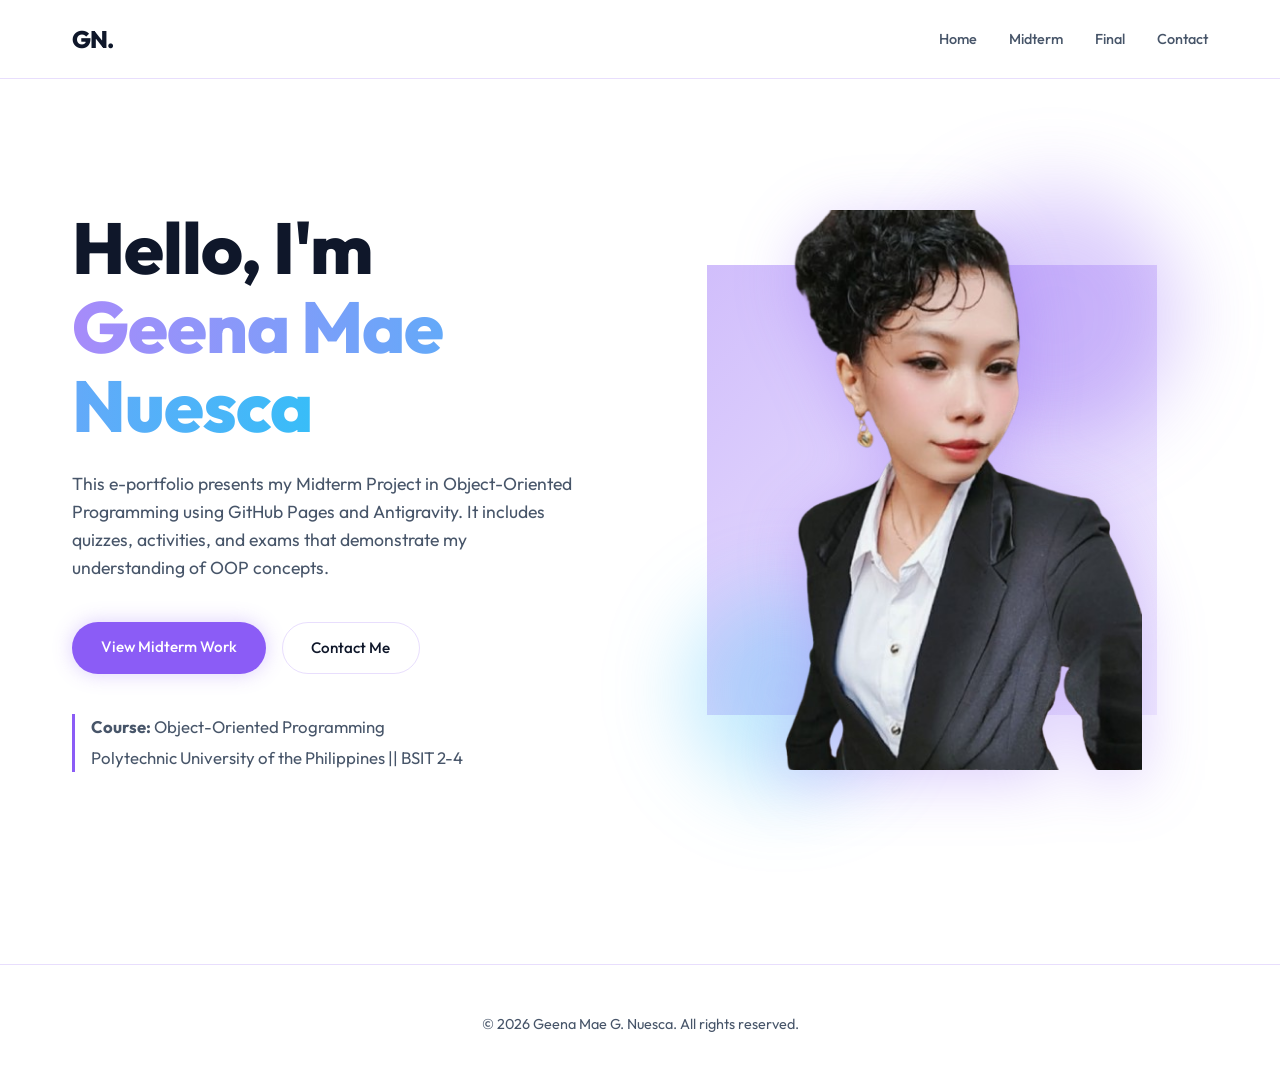
<file: index.html>
<!DOCTYPE html>
<html lang="en">

<head>
    <meta charset="UTF-8">
    <meta name="viewport" content="width=device-width, initial-scale=1.0">
    <title>Geena Mae Nuesca - E-Portfolio</title>
    <meta name="description" content="Personal E-Portfolio of Geena Mae G. Nuesca">
    <link
        href="https://fonts.googleapis.com/css2?family=Outfit:wght@300;400;600;800&family=Inter:wght@400;500&display=swap"
        rel="stylesheet">
    <link rel="stylesheet" href="styles.css">
</head>

<body>


    <nav>
        <div class="nav-container">
            <div class="logo">GN.</div>
            <ul class="nav-links">
                <li><a href="index.html">Home</a></li>
                <li><a href="midterm.html">Midterm</a></li>
                <li><a href="final.html">Final</a></li>
                <li><a href="contact.html">Contact</a></li>
            </ul>
        </div>
    </nav>

    <main>
        <section id="home" class="hero">
            <div class="hero-content">
                <h1 class="main-title">Hello, I'm <br><span class="gradient-text">Geena Mae Nuesca</span></h1>
                <p class="subtitle">This e-portfolio presents my Midterm Project in Object-Oriented Programming using
                    GitHub Pages and Antigravity. It includes quizzes, activities, and exams that demonstrate my
                    understanding of OOP
                    concepts.</p>
                <div class="cta-buttons">
                    <a href="midterm.html" class="btn primary">View Midterm Work</a>
                    <a href="contact.html" class="btn secondary">Contact Me</a>
                </div>
                <div
                    style="margin-top: 2.5rem; color: var(--text-secondary); font-size: 1.05rem; border-left: 3px solid var(--accent-color); padding-left: 1rem; text-align: left;">
                    <p style="margin: 0;"><strong>Course:</strong> Object-Oriented Programming</p>
                    <p style="margin: 0; margin-top: 0.25rem;">Polytechnic University of the Philippines || BSIT 2-4</p>
                </div>
            </div>
            <div class="hero-graphic" id="parallax-container">
                <div class="blob-shape"></div>
                <img src="images/me.png" alt="Geena Mae G. Nuesca" class="hero-image">
                <div class="floating-element el-1"></div>
                <div class="floating-element el-2"></div>
            </div>
        </section>
    </main>

    <footer>
        <p>&copy; 2026 Geena Mae G. Nuesca. All rights reserved.</p>
    </footer>

    <script src="script.js"></script>
</body>

</html>
</file>
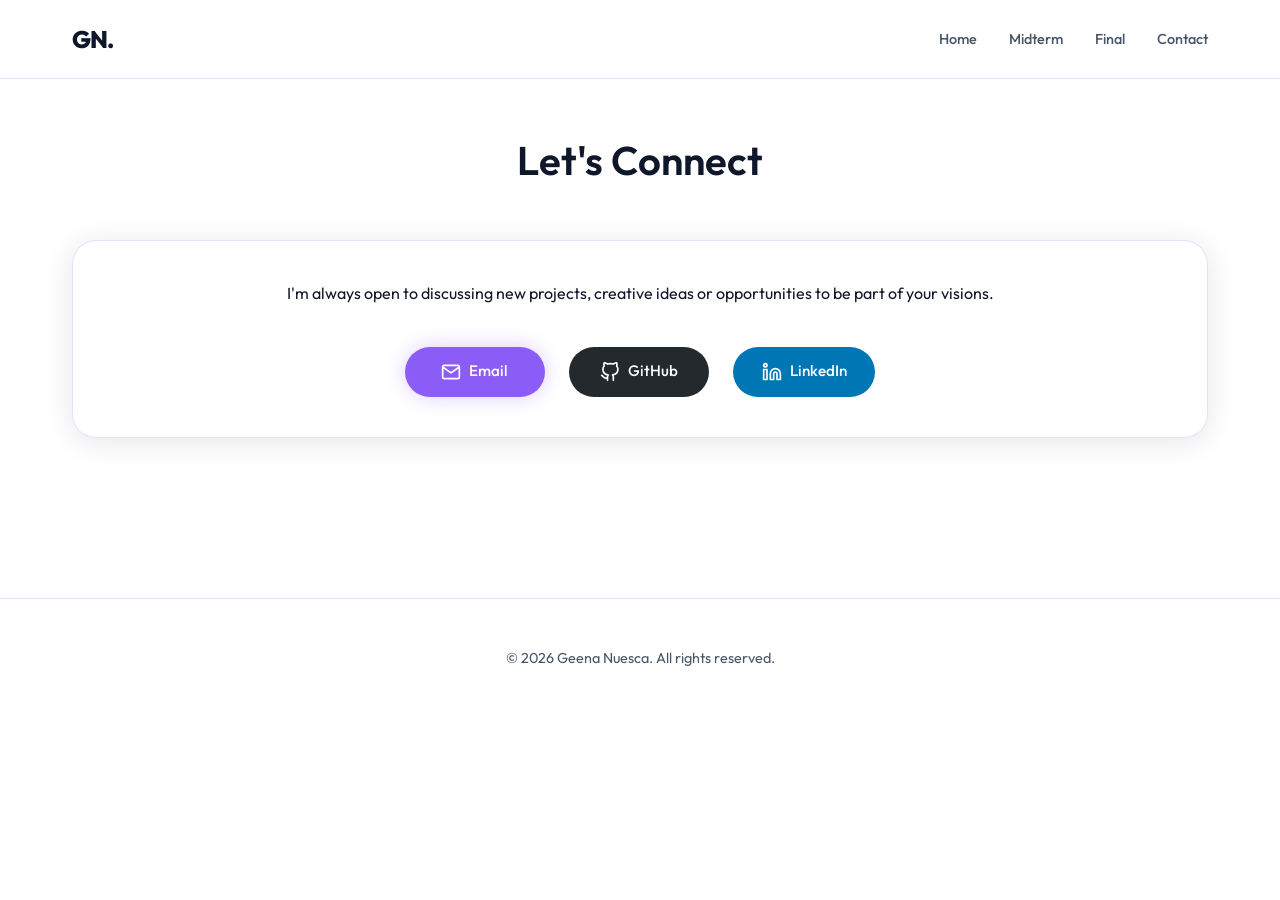
<file: contact.html>
<!DOCTYPE html>
<html lang="en">

<head>
    <meta charset="UTF-8">
    <meta name="viewport" content="width=device-width, initial-scale=1.0">
    <title>Contact - Geena Nuesca E-Portfolio</title>
    <meta name="description" content="Contact Geena Nuesca">
    <link
        href="https://fonts.googleapis.com/css2?family=Outfit:wght@300;400;600;800&family=Inter:wght@400;500&display=swap"
        rel="stylesheet">
    <link rel="stylesheet" href="styles.css">
    <style>
        .section {
            padding-top: 8rem;
        }
        .btn-github {
            background: #24292e !important;
            color: white !important;
        }
        .btn-github:hover {
            background: #000000 !important;
        }
        .btn-linkedin {
            background: #0077b5 !important;
            color: white !important;
        }
        .btn-linkedin:hover {
            background: #005582 !important;
        }
        .contact-btn {
            display: flex;
            align-items: center;
            justify-content: center;
            gap: 0.5rem;
            min-width: 140px;
        }
    </style>
</head>

<body>


    <nav>
        <div class="nav-container">
            <div class="logo">GN.</div>
            <ul class="nav-links">
                <li><a href="index.html">Home</a></li>
                <li><a href="midterm.html">Midterm</a></li>
                <li><a href="final.html">Final</a></li>
                <li><a href="contact.html">Contact</a></li>
            </ul>
        </div>
    </nav>

    <main>
        <section id="contact" class="section">
            <h2 class="section-title">Let's Connect</h2>
            <div class="glass-panel text-center">
                <p>I'm always open to discussing new projects, creative ideas or opportunities to be part of your
                    visions.</p>
                
                <div style="display: flex; gap: 1.5rem; justify-content: center; flex-wrap: wrap; margin-top: 2.5rem;">
                    <a href="mailto:geenanuesca@gmail.com" class="btn primary contact-btn">
                        <svg xmlns="http://www.w3.org/2000/svg" width="20" height="20" viewBox="0 0 24 24" fill="none" stroke="currentColor" stroke-width="2" stroke-linecap="round" stroke-linejoin="round"><path d="M4 4h16c1.1 0 2 .9 2 2v12c0 1.1-.9 2-2 2H4c-1.1 0-2-.9-2-2V6c0-1.1.9-2 2-2z"></path><polyline points="22,6 12,13 2,6"></polyline></svg>
                        Email
                    </a>
                    
                    <a href="https://github.com/eenami" target="_blank" rel="noopener noreferrer" class="btn contact-btn btn-github">
                        <svg xmlns="http://www.w3.org/2000/svg" width="20" height="20" viewBox="0 0 24 24" fill="none" stroke="currentColor" stroke-width="2" stroke-linecap="round" stroke-linejoin="round"><path d="M9 19c-5 1.5-5-2.5-7-3m14 6v-3.87a3.37 3.37 0 0 0-.94-2.61c3.14-.35 6.44-1.54 6.44-7A5.44 5.44 0 0 0 20 4.77 5.07 5.07 0 0 0 19.91 1S18.73.65 16 2.48a13.38 13.38 0 0 0-7 0C6.27.65 5.09 1 5.09 1A5.07 5.07 0 0 0 5 4.77a5.44 5.44 0 0 0-1.5 3.78c0 5.42 3.3 6.61 6.44 7A3.37 3.37 0 0 0 9 18.13V22"></path></svg>
                        GitHub
                    </a>
                    
                    <a href="https://www.linkedin.com/in/geena-nuesca-7820573a8" target="_blank" rel="noopener noreferrer" class="btn contact-btn btn-linkedin">
                        <svg xmlns="http://www.w3.org/2000/svg" width="20" height="20" viewBox="0 0 24 24" fill="none" stroke="currentColor" stroke-width="2" stroke-linecap="round" stroke-linejoin="round"><path d="M16 8a6 6 0 0 1 6 6v7h-4v-7a2 2 0 0 0-2-2 2 2 0 0 0-2 2v7h-4v-7a6 6 0 0 1 6-6z"></path><rect x="2" y="9" width="4" height="12"></rect><circle cx="4" cy="4" r="2"></circle></svg>
                        LinkedIn
                    </a>
                </div>
            </div>
        </section>
    </main>

    <footer>
        <p>&copy; 2026 Geena Nuesca. All rights reserved.</p>
    </footer>

    <script src="script.js"></script>
</body>

</html>
</file>
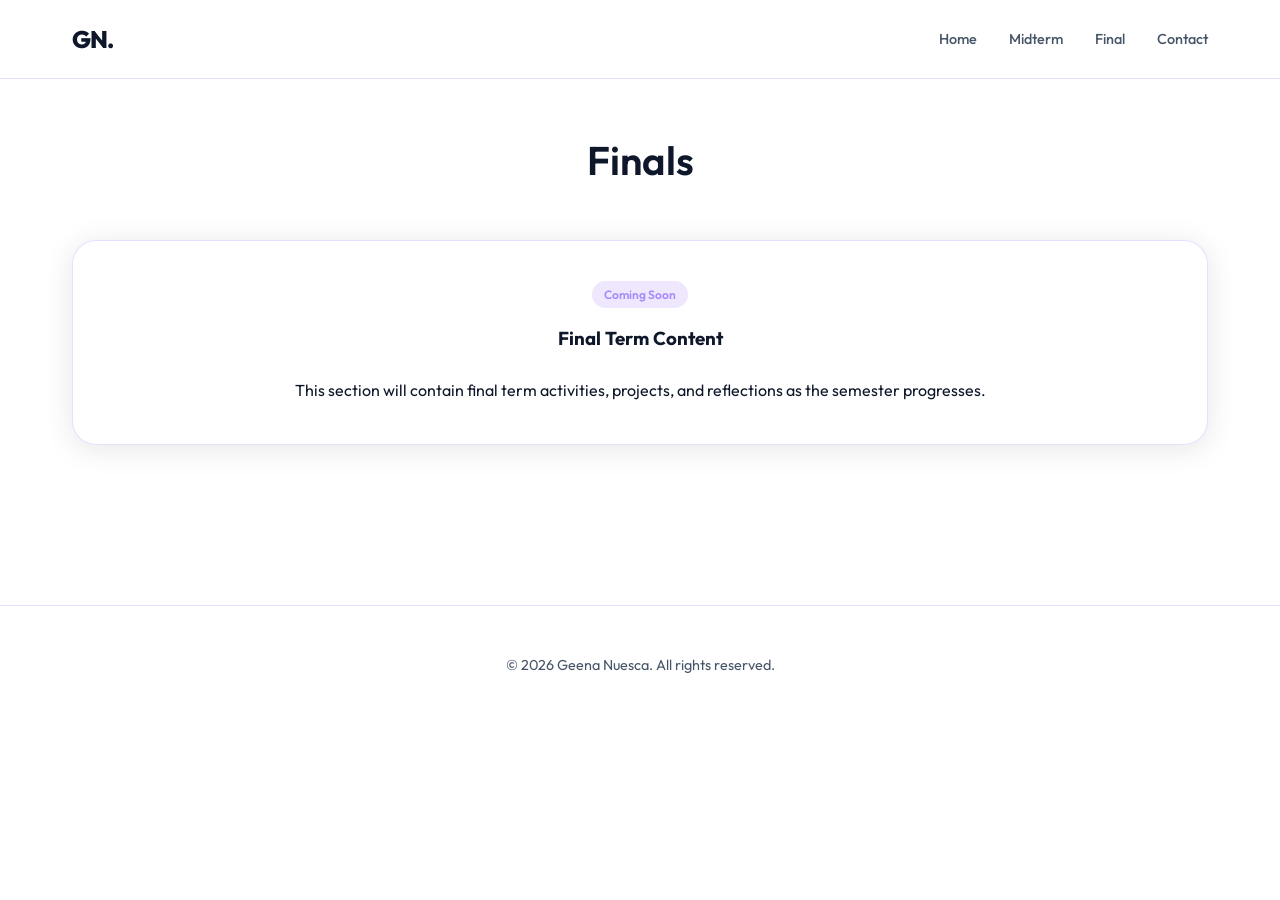
<file: final.html>
<!DOCTYPE html>
<html lang="en">

<head>
    <meta charset="UTF-8">
    <meta name="viewport" content="width=device-width, initial-scale=1.0">
    <title>Final - Geena Nuesca E-Portfolio</title>
    <meta name="description" content="Final Projects of Geena Nuesca">
    <link
        href="https://fonts.googleapis.com/css2?family=Outfit:wght@300;400;600;800&family=Inter:wght@400;500&display=swap"
        rel="stylesheet">
    <link rel="stylesheet" href="styles.css">
    <style>
        .section {
            padding-top: 8rem;
        }
    </style>
</head>

<body>


    <nav>
        <div class="nav-container">
            <div class="logo">GN.</div>
            <ul class="nav-links">
                <li><a href="index.html">Home</a></li>
                <li><a href="midterm.html">Midterm</a></li>
                <li><a href="final.html">Final</a></li>
                <li><a href="contact.html">Contact</a></li>
            </ul>
        </div>
    </nav>

    <main>
        <section id="final" class="section">
            <h2 class="section-title">Finals</h2>
            <div class="glass-panel text-center">
                <div class="project-tag">Coming Soon</div>
                <h3>Final Term Content</h3>
                <p class="mt-4">This section will contain final term activities, projects, and reflections as the
                    semester progresses.</p>
            </div>
        </section>
    </main>

    <footer>
        <p>&copy; 2026 Geena Nuesca. All rights reserved.</p>
    </footer>

    <script src="script.js"></script>
</body>

</html>
</file>
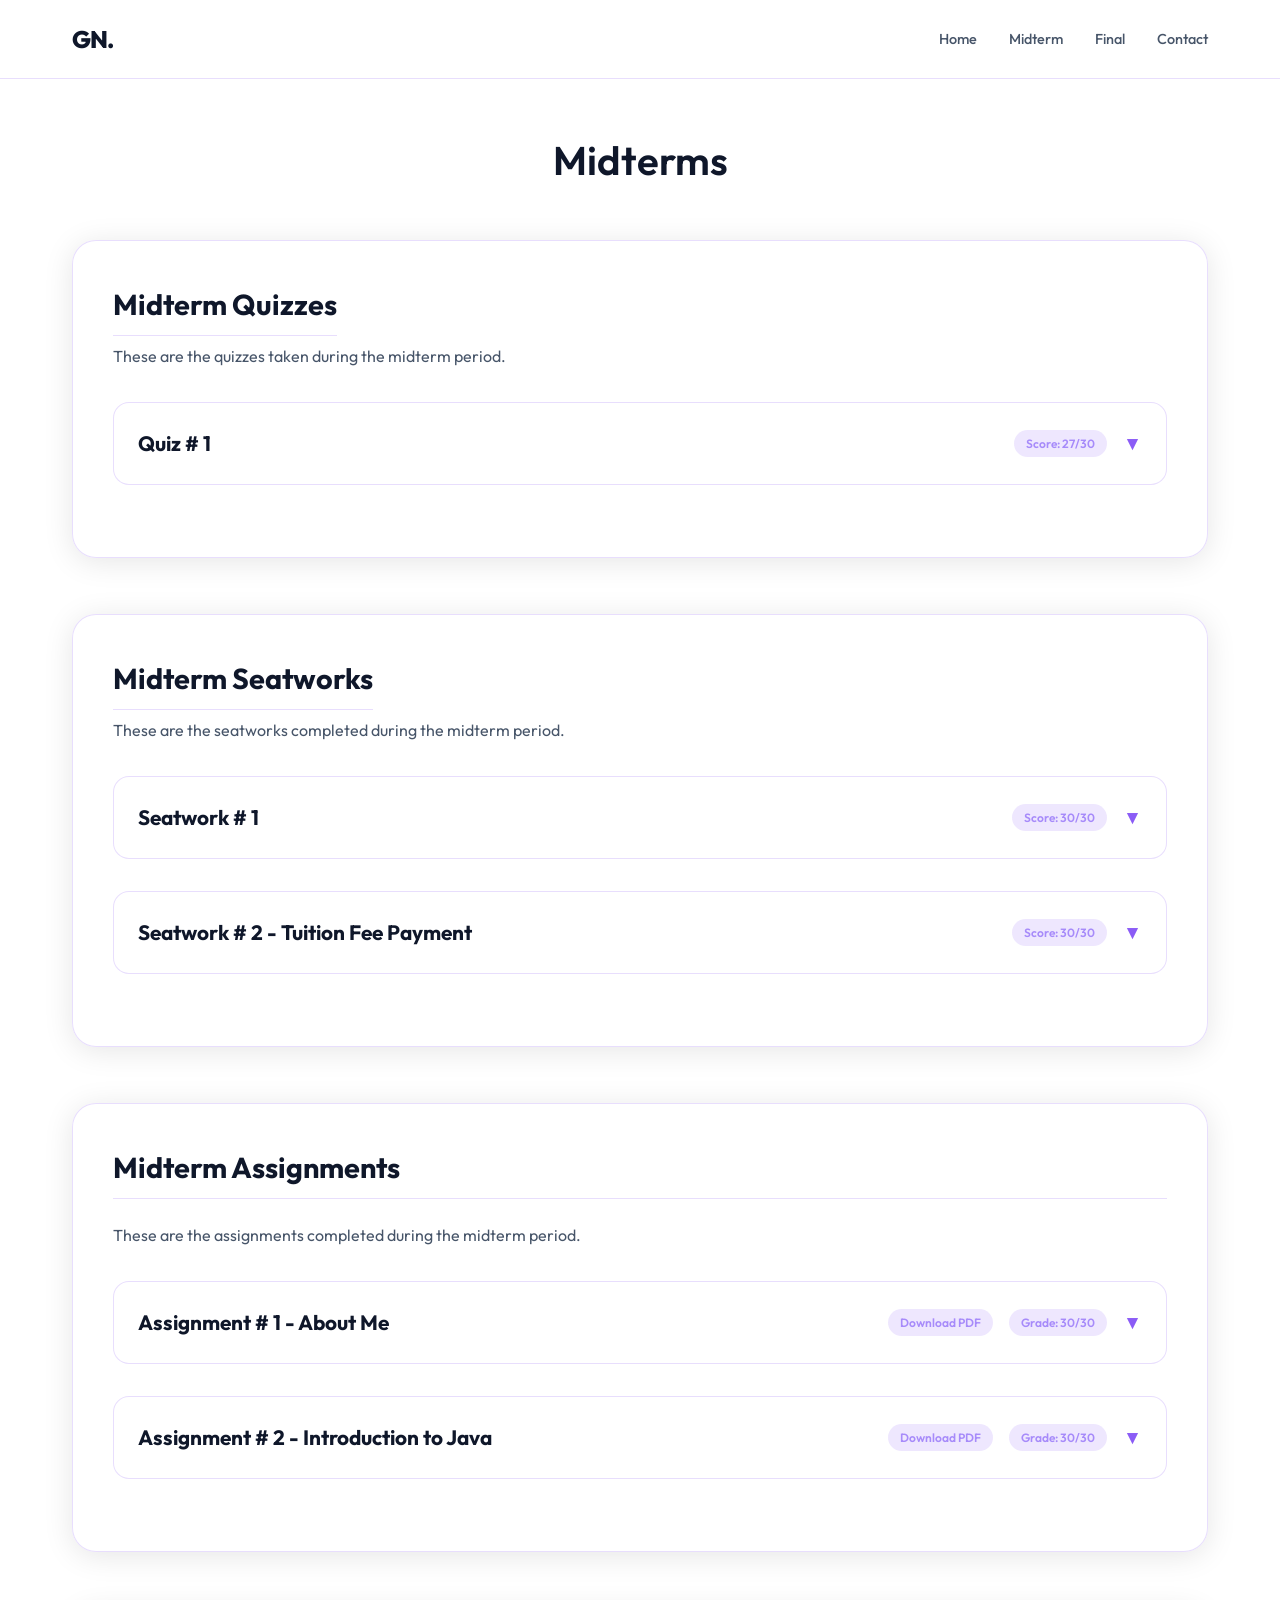
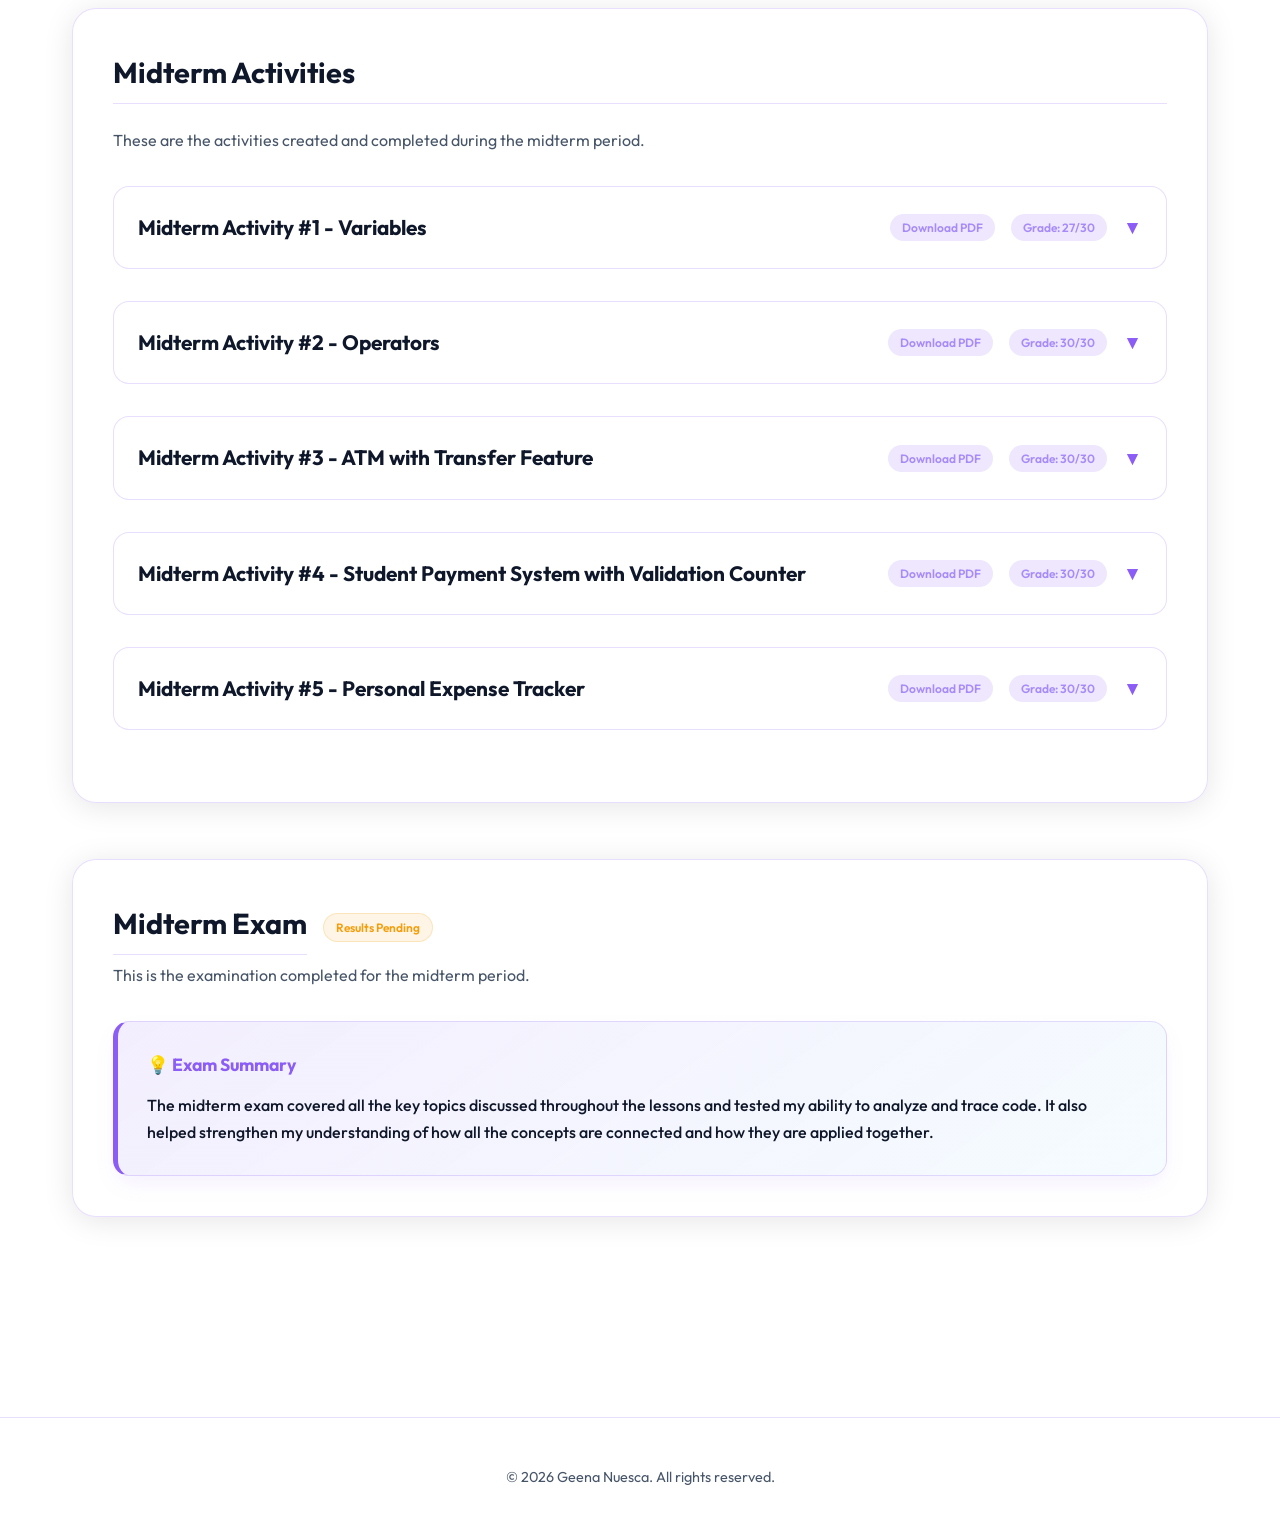
<file: midterm.html>
<!DOCTYPE html>
<html lang="en">

<head>
    <meta charset="UTF-8">
    <meta name="viewport" content="width=device-width, initial-scale=1.0">
    <title>Midterm - Geena Nuesca E-Portfolio</title>
    <meta name="description" content="Midterm Projects of Geena Nuesca">
    <link
        href="https://fonts.googleapis.com/css2?family=Outfit:wght@300;400;600;800&family=Inter:wght@400;500&display=swap"
        rel="stylesheet">
    <link rel="stylesheet" href="styles.css">
    <style>
        .section {
            padding-top: 8rem;
        }
    </style>
</head>

<body>


    <nav>
        <div class="nav-container">
            <div class="logo">GN.</div>
            <ul class="nav-links">
                <li><a href="index.html">Home</a></li>
                <li><a href="midterm.html">Midterm</a></li>
                <li><a href="final.html">Final</a></li>
                <li><a href="contact.html">Contact</a></li>
            </ul>
        </div>
    </nav>

    <main>
        <section id="midterm" class="section">
            <h2 class="section-title">Midterms</h2>

            <div class="midterm-container">
                <div class="glass-panel mb-6">
                    <div style="display: flex; align-items: center; gap: 1rem; margin-bottom: 0.5rem;">
                        <h3 class="subsection-title" style="margin-bottom: 0;">Midterm Quizzes</h3>
                    </div>
                    <p class="intro-text">These are the quizzes taken during the midterm period.</p>

                    <details class="activity-card">
                        <summary>
                            <div class="summary-content">
                                <h4>Quiz # 1</h4>
                                <div style="display: flex; align-items: center; gap: 1rem;">
                                    <div class="project-tag" style="margin-bottom: 0; white-space: nowrap;">Score: 27/30
                                    </div>
                                    <span class="dropdown-icon">▼</span>
                                </div>
                            </div>
                        </summary>
                        <div class="activity-details">
                            <div class="key-insight">
                                <h5>💡 Quiz Summary</h5>
                                <p>The quiz covers the important concepts in Java, starting from its history and
                                    introduction to how a Java program is structured. It helps reinforce understanding
                                    of variables, methods, and how different parts of a program work together. It also
                                    reviews operators, which are used for calculations and decision-making in code, and
                                    control structures that manage the flow of a program through conditions and loops.
                                    It connects these topics in a way that helps deepen understanding of how Java is
                                    actually used in programming.</p>
                            </div>
                        </div>
                    </details>


                </div>



                <div class="glass-panel mb-6">
                    <div style="display: flex; align-items: center; gap: 1rem; margin-bottom: 0.5rem;">
                        <h3 class="subsection-title" style="margin-bottom: 0;">Midterm Seatworks</h3>
                    </div>
                    <p class="intro-text">These are the seatworks completed during the midterm period.</p>

                    <details class="activity-card">
                        <summary>
                            <div class="summary-content">
                                <h4>Seatwork # 1</h4>
                                <div style="display: flex; align-items: center; gap: 1rem;">
                                    <div class="project-tag" style="margin-bottom: 0; white-space: nowrap;">Score: 30/30
                                    </div>
                                    <span class="dropdown-icon">▼</span>
                                </div>
                            </div>
                        </summary>
                        <div class="activity-details">
                            <div class="key-insight">
                                <h5>💡 Seatwork Summary</h5>
                                <p>This seatwork focused on unary operators in Java and how they affect the value of
                                    variables in a program. The task was to analyze a program step by step and
                                    determining the correct output for each line. This helped in understanding how
                                    increment and decrement operators work, especially when they are used in different
                                    forms like pre-increment and post-increment. This improved the ability of logically
                                    tracing and carefully following how values change throughout program execution.</p>
                            </div>
                        </div>
                    </details>

                    <details class="activity-card">
                        <summary>
                            <div class="summary-content">
                                <h4>Seatwork # 2 - Tuition Fee Payment</h4>
                                <div style="display: flex; align-items: center; gap: 1rem;">
                                    <div class="project-tag" style="margin-bottom: 0; white-space: nowrap;">Score: 30/30
                                    </div>
                                    <span class="dropdown-icon">▼</span>
                                </div>
                            </div>
                        </summary>
                        <div class="activity-details">
                            <div class="key-insight">
                                <h5>💡 Seatwork Summary</h5>
                                <p>The hands-on paper seatwork focused on analyzing a tuition fee payment problem using
                                    a switch statement. It required carefully understanding the given scenario and
                                    determining how different cases should be handled in the program.</p>
                            </div>
                        </div>
                    </details>
                </div>

                <div class="glass-panel mb-6">
                    <h3 class="subsection-title">Midterm Assignments</h3>
                    <p class="intro-text">These are the assignments completed during the midterm period.</p>

                    <details class="activity-card">
                        <summary>
                            <div class="summary-content">
                                <h4>Assignment # 1 - About Me</h4>
                                <div style="display: flex; align-items: center; gap: 1rem;">
                                    <a href="documents/NUESCA,%20GEENA%20MAE%20G.%20-%20ABOUT%20ME.pdf" download
                                        class="project-tag"
                                        style="margin-bottom: 0; white-space: nowrap; text-decoration: none; cursor: pointer;"
                                        onclick="event.stopPropagation()">Download PDF</a>
                                    <div class="project-tag" style="margin-bottom: 0; white-space: nowrap;">Grade: 30/30
                                    </div>
                                    <span class="dropdown-icon">▼</span>
                                </div>
                            </div>
                        </summary>
                        <div class="activity-details">
                            <div class="media-container"
                                style="max-width: 600px; margin-left: auto; margin-right: auto;">
                                <img src="images/NUESCA,%20GEENA%20MAE%20G.%20-%20ABOUT%20ME.png"
                                    alt="About Me Assignment" class="content-img">
                            </div>
                            <div class="key-insight">
                                <h5>💡 Assignment Summary</h5>
                                <p>This assignment serves as a creative introduction, showcasing personal background,
                                    aspirations, and the journey toward learning Java programming.</p>
                            </div>
                        </div>
                    </details>

                    <details class="activity-card">
                        <summary>
                            <div class="summary-content">
                                <h4>Assignment # 2 - Introduction to Java</h4>
                                <div style="display: flex; align-items: center; gap: 1rem;">
                                    <a href="documents/NUESCA,%20GEENA%20MAE%20G.%20-%20ASSIGNMENT%231.pdf" download
                                        class="project-tag"
                                        style="margin-bottom: 0; white-space: nowrap; text-decoration: none; cursor: pointer;"
                                        onclick="event.stopPropagation()">Download PDF</a>
                                    <div class="project-tag" style="margin-bottom: 0; white-space: nowrap;">Grade: 30/30
                                    </div>
                                    <span class="dropdown-icon">▼</span>
                                </div>
                            </div>
                        </summary>
                        <div class="activity-details">
                            <div class="qa-item">
                                <div class="question" style="margin-bottom: 0.5rem;"><strong>Q1. What is the Java
                                        Programming Language? Discuss its key features and advantages.</strong></div>
                                <p style="color: var(--text-secondary); line-height: 1.6;">Java is a high-level, general
                                    purpose, memory-safe, object-oriented programming language. It allows developers to
                                    write code that can run on any device with a JVM, which makes it highly portable. It
                                    is widely used for building applications, such as mobile apps, web applications, and
                                    software applications.</p>
                            </div>

                            <div class="qa-item">
                                <div class="question" style="margin-bottom: 0.5rem;"><strong>Q2. Explain the concept of
                                        platform independence in Java. How does Java achieve platform
                                        independence?</strong></div>
                                <p style="color: var(--text-secondary); line-height: 1.6;">The concept of "Write Once,
                                    Run Anywhere" (WORA), which is made possible by the JVM that interprets compiled
                                    code (bytecode) into machine-specific instructions, regardless of the computer's
                                    operating system and hardware.</p>
                            </div>

                            <div class="qa-item">
                                <div class="question" style="margin-bottom: 0.5rem;"><strong>Q3. Discuss the main
                                        components of a Java program and their roles.</strong></div>
                                <ul style="margin-left: 1.5rem; color: var(--text-secondary); line-height: 1.6;">
                                    <li><strong>Package</strong> - group of classes and interfaces that organizes the
                                        code</li>
                                    <li><strong>Class</strong> - defines variables and methods</li>
                                    <li><strong>Method</strong> - a block of code that performs a specific task</li>
                                    <li><strong>Variable</strong> - a name memory location used to store and manipulate
                                        data</li>
                                    <li><strong>Statement</strong> - an instruction that performs an action</li>
                                </ul>
                            </div>

                            <div class="qa-item">
                                <div class="question" style="margin-bottom: 0.5rem;"><strong>Q4. What are the
                                        differences between JDK, JRE, and JVM in Java?</strong></div>
                                <ul style="margin-left: 1.5rem; color: var(--text-secondary); line-height: 1.6;">
                                    <li><strong>Java Development Kit (JDK)</strong> - it contains all the tools that are
                                        required to compile, debug, and run a program, using the Java platform. It is
                                        the foundational component that enables Java application and Java applet
                                        development.</li>
                                    <li><strong>Java Runtime Environment (JRE)</strong> - a set of software tools
                                        responsible for execution of the Java program or application</li>
                                    <li><strong>Java Virtual Machine (JVM)</strong> - it loads, verifies, and runs Java
                                        bytecode and is necessary in both JDK and JRE. It can also run programs that are
                                        written in other programming languages that have been converted to Java
                                        bytecode.</li>
                                </ul>
                            </div>

                            <div class="qa-item">
                                <div class="question" style="margin-bottom: 0.5rem;"><strong>Q5. Explain the difference
                                        between interpreted and compiled languages. Is Java an interpreted or compiled
                                        language?</strong></div>
                                <p style="color: var(--text-secondary); line-height: 1.6;">Interpreted languages execute
                                    code first without compiling while compiled languages require the code to be
                                    translated into machine code before executing. Java is considered a hybrid language
                                    because it is both compiled and interpreted. The source code is compiled into
                                    bytecode and then interpreted by the JVM.</p>
                            </div>

                            <div
                                style="margin-top: 1.5rem; padding: 1.25rem 1.5rem; background: var(--glass-bg); border: 1px solid var(--glass-border); border-radius: 0.8rem; box-shadow: 0 4px 6px rgba(0,0,0,0.02);">
                                <h5 style="color: var(--accent-color); font-size: 1.1rem; margin-bottom: 0.75rem;">
                                    References</h5>
                                <ul
                                    style="margin-left: 1.5rem; color: var(--text-secondary); margin-bottom: 0; line-height: 1.6;">
                                    <li>Wikipedia</li>
                                    <li>Geeks for Geeks</li>
                                    <li>IBM</li>
                                </ul>
                            </div>
                        </div>
                    </details>
                </div>

                <div class="glass-panel mb-6">
                    <h3 class="subsection-title">Midterm Activities</h3>
                    <p class="intro-text">These are the activities created and completed during the midterm period.</p>

                    <details class="activity-card">
                        <summary>
                            <div class="summary-content">
                                <h4>Midterm Activity #1 - Variables</h4>
                                <div style="display: flex; align-items: center; gap: 1rem;">
                                    <a href="documents/BSIT2-4_Nuesca_GeenaMae_CodeAnalysisActivity1.pdf" download
                                        class="project-tag"
                                        style="margin-bottom: 0; white-space: nowrap; text-decoration: none; cursor: pointer;"
                                        onclick="event.stopPropagation()">Download PDF</a>
                                    <div class="project-tag" style="margin-bottom: 0; white-space: nowrap;">Grade: 27/30
                                    </div>
                                    <span class="dropdown-icon">▼</span>
                                </div>
                            </div>
                        </summary>
                        <div class="activity-details">
                            <div class="instructions-block mb-4">
                                <strong>Instructions:</strong>
                                <ul style="margin-left: 1.5rem; margin-top: 0.5rem; color: var(--text-secondary);">
                                    <li>Carefully analyze the given Java program.</li>
                                    <li>Trace the references and memory changes step-by-step.</li>
                                    <li>Complete all required tables and questions.</li>
                                    <li>Show your logical reasoning where necessary.</li>
                                </ul>
                            </div>

                            <div class="code-block mb-4">
                                <pre><code>
class Student {
      String name;
      int grade;
       
      Student(String n, int g) {
            name = n;
            grade = g;
       }
}

public class TestStudent {
       public static void main (String[] args) {
                Student s1 = new Student ("John", 85);
                Student s2 = new Student ("Maria", 90);
                Student s3 = s2;

                s1.grade = 95;
                s3.name = "Ana";
 
                System.out.println(s1.name + " " + s1.grade);
                System.out.println(s2.name + " " + s2.grade);
                System.out.println(s3.name + " " + s3.grade);
        }
}</code></pre>
                            </div>

                            <div class="table-section mb-4">
                                <h5 class="mb-2" style="font-size: 1.1rem; color: var(--accent-color);">Part A -
                                    Variable Identification Table</h5>
                                <div class="table-responsive">
                                    <table class="activity-table">
                                        <thead>
                                            <tr>
                                                <th>Variable Name</th>
                                                <th>Data Type</th>
                                                <th>Variable Type</th>
                                                <th>Stored In</th>
                                            </tr>
                                        </thead>
                                        <tbody>
                                            <tr>
                                                <td>name</td>
                                                <td>String</td>
                                                <td>Instance</td>
                                                <td>Heap</td>
                                            </tr>
                                            <tr>
                                                <td>grade</td>
                                                <td>int</td>
                                                <td>Instance</td>
                                                <td>Heap</td>
                                            </tr>
                                            <tr>
                                                <td>s1</td>
                                                <td>Student</td>
                                                <td>Local</td>
                                                <td>Stack</td>
                                            </tr>
                                            <tr>
                                                <td>s2</td>
                                                <td>Student</td>
                                                <td>Local</td>
                                                <td>Stack</td>
                                            </tr>
                                            <tr>
                                                <td>s3</td>
                                                <td>Student</td>
                                                <td>Local</td>
                                                <td>Stack</td>
                                            </tr>
                                            <tr>
                                                <td>n</td>
                                                <td>String</td>
                                                <td>Local</td>
                                                <td>Stack</td>
                                            </tr>
                                            <tr>
                                                <td>g</td>
                                                <td>int</td>
                                                <td>Local</td>
                                                <td>Stack</td>
                                            </tr>
                                        </tbody>
                                    </table>
                                </div>
                            </div>

                            <div class="table-section mb-4">
                                <h5 class="mb-2" style="font-size: 1.1rem; color: var(--accent-color);">Part B -
                                    Explanation</h5>
                                <div class="table-responsive">
                                    <table class="activity-table">
                                        <thead>
                                            <tr>
                                                <th>Statement</th>
                                                <th>What Happens?</th>
                                                <th>Memory Impact</th>
                                            </tr>
                                        </thead>
                                        <tbody>
                                            <tr>
                                                <td><code>Student s1 = new Student("John", 85);</code></td>
                                                <td>Creates a new student and stores it at s1, "John" 85</td>
                                                <td>Created in Heap -> s1 Stack</td>
                                            </tr>
                                            <tr>
                                                <td><code>Student s2 = new Student("Maria", 90);</code></td>
                                                <td>Creates a new student and stores it at s2, "Maria" 90</td>
                                                <td>Created in Heap -> s2 Stack</td>
                                            </tr>
                                            <tr>
                                                <td><code>Student s3 = s2;</code></td>
                                                <td>s3 is assigned the same as s2, Maria 90 -> s3</td>
                                                <td>s2 & s3 -> same in Heap</td>
                                            </tr>
                                            <tr>
                                                <td><code>s1.grade = 95;</code></td>
                                                <td>Updates the grade of s1, John 95</td>
                                                <td>s1 grade becomes 95</td>
                                            </tr>
                                            <tr>
                                                <td><code>s3.name = "Ana";</code></td>
                                                <td>Updates the name of s3, Ana 90</td>
                                                <td>s2 name becomes "Ana" which also becomes s3</td>
                                            </tr>
                                        </tbody>
                                    </table>
                                </div>
                            </div>

                            <div class="output-section">
                                <h5 class="mb-2" style="font-size: 1.1rem; color: var(--accent-color);">Part C - Output
                                </h5>
                                <div class="code-block" style="padding: 1rem;">
                                    <p>It will print:</p>
                                    <pre><code>
John 95
Ana 90
Ana 90</code></pre>
                                </div>
                            </div>

                            <div class="key-insight">
                                <h5>💡 Key Explanation</h5>
                                <p>This shows how Java stores objects in memory using the stack and heap. Variables
                                    s1, s2, and s3 are stored in the stack and hold references to objects in the
                                    heap. When s3 = s2, both point to the same object, changing one also changes the
                                    other. Unlike s1 which is separate, so its changes does not affect the others.</p>
                            </div>
                        </div>
                    </details>

                    <details class="activity-card">
                        <summary>
                            <div class="summary-content">
                                <h4>Midterm Activity #2 - Operators</h4>
                                <div style="display: flex; align-items: center; gap: 1rem;">
                                    <a href="documents/BSIT2-4_Nuesca_GeenaMae_OperatorsActivity2.pdf" download
                                        class="project-tag"
                                        style="margin-bottom: 0; white-space: nowrap; text-decoration: none; cursor: pointer;"
                                        onclick="event.stopPropagation()">Download PDF</a>
                                    <div class="project-tag" style="margin-bottom: 0; white-space: nowrap;">Grade: 30/30
                                    </div>
                                    <span class="dropdown-icon">▼</span>
                                </div>
                            </div>
                        </summary>
                        <div class="activity-details">
                            <div class="instructions-block mb-4">
                                <strong>Instructions:</strong>
                                <ul style="margin-left: 1.5rem; margin-top: 0.5rem; color: var(--text-secondary);">
                                    <li>Create a Java program based on the questions.</li>
                                    <li>Follow the exact required output shown in the question.</li>
                                    <li>You must use the specific operator required in each number.</li>
                                    <li>Show proper use of variables and correct operator usage.</li>
                                    <li>Follow proper Java syntax, indentation, and naming conventions.</li>
                                </ul>
                            </div>

                            <h5 class="subsection-title" style="font-size: 1.4rem; margin-top: 2rem;">Part I</h5>

                            <div class="qa-item">
                                <div class="question"><strong>1.</strong> Create a Java program using bitwise operators
                                    that will produce the output: true, 10, false, 15.</div>
                                <div class="media-container"
                                    style="max-width: 550px; margin-left: auto; margin-right: auto;">
                                    <img src="images/M2-PartI-1.png" alt="Part I - 1 Java Code" class="content-img">
                                </div>
                            </div>

                            <div class="qa-item">
                                <div class="question"><strong>2.</strong> Create a Java program using the ternary
                                    operator that will produce the output: true, false, 25, 30.</div>
                                <div class="media-container"
                                    style="max-width: 550px; margin-left: auto; margin-right: auto;">
                                    <img src="images/M2-PartI-2.png" alt="Part I - 2 Java Code" class="content-img">
                                </div>
                            </div>

                            <div class="qa-item">
                                <div class="question"><strong>3.</strong> Create a Java program using assignment
                                    operators that will produce the output: Addition: 120, Subtraction: 70,
                                    Multiplication: 144, Division: 16.</div>
                                <div class="media-container"
                                    style="max-width: 550px; margin-left: auto; margin-right: auto;">
                                    <img src="images/M2-PartI-3.png" alt="Part I - 3 Java Code" class="content-img">
                                </div>
                            </div>

                            <h5 class="subsection-title" style="font-size: 1.4rem; margin-top: 2rem;">Part II</h5>

                            <div class="qa-item">
                                <div class="question" style="margin-bottom: 1rem;"><strong>Program
                                        Requirements:</strong></div>
                                <div class="instructions-block mb-4">
                                    <ul style="margin-left: 1.5rem; color: var(--text-secondary);">
                                        <li>Use at least five (5) different operators from the following categories:
                                            <ul style="margin-left: 1.5rem; margin-top: 0.25rem;">
                                                <li>Arithmetic operators (+, -, *, /, %)</li>
                                                <li>Relational operators (&gt;, &lt;, &gt;=, &lt;=, ==, !=)</li>
                                                <li>Logical operators (&amp;&amp;, ||, !)</li>
                                                <li>Unary operators (++, --)</li>
                                                <li>Assignment operators (+=, -=, *=, /=)</li>
                                                <li>Bitwise operators (&amp;, |, ^, &lt;&lt;, &gt;&gt;)</li>
                                            </ul>
                                        </li>
                                        <li style="margin-top: 0.5rem;">The program must produce exactly six (6) outputs
                                            only.</li>
                                        <li style="margin-top: 0.5rem;">At least one output must include a tricky
                                            increment or decrement case, such as:
                                            <ul style="margin-left: 1.5rem; margin-top: 0.25rem;">
                                                <li><code>a++ + ++a</code></li>
                                                <li><code>--b + b++</code></li>
                                                <li>or any similar expression that modifies the variable within the same
                                                    statement.</li>
                                            </ul>
                                        </li>
                                        <li style="margin-top: 0.5rem;">Do NOT reuse:
                                            <ul style="margin-left: 1.5rem; margin-top: 0.25rem;">
                                                <li>Any variable values</li>
                                                <li>Any variable names</li>
                                                <li>Any logic patterns from Part I.</li>
                                            </ul>
                                        </li>
                                        <li style="margin-top: 0.5rem;">The output must contain:
                                            <ul style="margin-left: 1.5rem; margin-top: 0.25rem;">
                                                <li>At least two (2) boolean results</li>
                                                <li>At least four (4) numeric results</li>
                                            </ul>
                                        </li>
                                    </ul>
                                </div>
                                <div class="media-container"
                                    style="max-width: 600px; margin-left: auto; margin-right: auto;">
                                    <img src="images/M2-PartII.png" alt="Part II Java Code" class="content-img">
                                </div>
                            </div>

                            <div class="key-insight">
                                <h5>💡 Key Explanation</h5>
                                <p>The activity helps understand how different Java operators work and how they affect
                                    variables and program output. This strengthens the ability to trace expressions,
                                    predict outputs, and correctly apply operators in Java programs.</p>
                            </div>
                        </div>
                    </details>

                    <details class="activity-card">
                        <summary>
                            <div class="summary-content">
                                <h4>Midterm Activity #3 - ATM with Transfer Feature</h4>
                                <div style="display: flex; align-items: center; gap: 1rem;">
                                    <a href="documents/24_Nuesca_GeenaMae_ATMwithTransferFeature.pdf" download
                                        class="project-tag"
                                        style="margin-bottom: 0; white-space: nowrap; text-decoration: none; cursor: pointer;"
                                        onclick="event.stopPropagation()">Download PDF</a>
                                    <div class="project-tag" style="margin-bottom: 0; white-space: nowrap;">Grade: 30/30
                                    </div>
                                    <span class="dropdown-icon">▼</span>
                                </div>
                            </div>
                        </summary>
                        <div class="activity-details">
                            <div class="instructions-block mb-4">
                                <strong>Program Requirements:</strong>
                                <ol style="margin-left: 1.5rem; margin-top: 0.5rem; color: var(--text-secondary);">
                                    <li>Create a Java program named <code>ATMWithdrawalLimit</code>.</li>
                                    <li>Assume the initial balance is <strong>9,000 pesos</strong>.</li>
                                </ol>

                                <strong style="display: block; margin-top: 1rem;">===== ATM MENU =====</strong>
                                <ul
                                    style="list-style-type: none; margin-left: 0; margin-top: 0.25rem; color: var(--text-secondary);">
                                    <li>1. Check Balance</li>
                                    <li>2. Deposit</li>
                                    <li>3. Withdraw</li>
                                    <li>4. Exit</li>
                                </ul>

                                <strong style="display: block; margin-top: 1rem;">Withdrawal Rules:</strong>
                                <ul style="margin-left: 1.5rem; margin-top: 0.25rem; color: var(--text-secondary);">
                                    <li>Maximum withdrawal per transaction: <strong>3,000 pesos</strong></li>
                                    <li>If exceeded, display: <code>Withdrawal Limit Exceeded</code></li>
                                </ul>

                                <strong style="display: block; margin-top: 1rem;">Use:</strong>
                                <ul style="margin-left: 1.5rem; margin-top: 0.25rem; color: var(--text-secondary);">
                                    <li><code>if-else</code> statements</li>
                                    <li><code>switch</code> statement</li>
                                    <li><code>do-while</code> loop</li>
                                </ul>
                            </div>

                            <div class="qa-item">
                                <div class="question" style="margin-bottom: 1rem;"><strong>Program:</strong></div>
                                <div style="display: flex; gap: 1rem;">
                                    <div class="media-container" style="flex: 1; margin: 0;">
                                        <img src="images/M3-1.png" alt="Program Part 1" class="content-img">
                                    </div>
                                    <div class="media-container" style="flex: 1; margin: 0;">
                                        <img src="images/M3-2.png" alt="Program Part 2" class="content-img">
                                    </div>
                                </div>
                            </div>

                            <div class="qa-item">
                                <div class="question" style="margin-bottom: 1rem;"><strong>Program Output:</strong>
                                </div>
                                <div style="display: flex; gap: 1rem;">
                                    <div class="media-container" style="flex: 1; margin: 0;">
                                        <img src="images/M3-3.png" alt="Program Output Part 1" class="content-img">
                                    </div>
                                    <div class="media-container" style="flex: 1; margin: 0;">
                                        <img src="images/M3-4.png" alt="Program Output Part 2" class="content-img">
                                    </div>
                                </div>
                            </div>

                            <div class="key-insight">
                                <h5>💡 Key Explanation</h5>
                                <p>This activity teaches how to build a simple interactive Java program using control
                                    structures. The ATM system simulates real-life banking operations like checking
                                    balance, depositing, and withdrawing money. It helps you practice decision-making,
                                    looping, and structuring programs logically while enforcing rules like withdrawal
                                    limits.</p>
                            </div>
                        </div>
                    </details>

                    <details class="activity-card">
                        <summary>
                            <div class="summary-content">
                                <h4>Midterm Activity #4 - Student Payment System with Validation Counter</h4>
                                <div style="display: flex; align-items: center; gap: 1rem;">
                                    <a href="documents/24_Nuesca_GeenaMae_StudentPaymentSystem.pdf" download
                                        class="project-tag"
                                        style="margin-bottom: 0; white-space: nowrap; text-decoration: none; cursor: pointer;"
                                        onclick="event.stopPropagation()">Download PDF</a>
                                    <div class="project-tag" style="margin-bottom: 0; white-space: nowrap;">Grade: 30/30
                                    </div>
                                    <span class="dropdown-icon">▼</span>
                                </div>
                            </div>
                        </summary>
                        <div class="activity-details">
                            <div class="instructions-block mb-4">
                                <strong>Program Requirements:</strong>
                                <ol style="margin-left: 1.5rem; margin-top: 0.5rem; color: var(--text-secondary);">
                                    <li>Create a Java program named: <code>StudentPaymentSystemLastName</code> (Example:
                                        StudentPaymentSystemBedis)</li>
                                    <li>Ask the user to input:
                                        <ul style="margin-left: 1.5rem; margin-top: 0.25rem;">
                                            <li>Student Name</li>
                                            <li>Student ID</li>
                                            <li>Total Tuition Fee</li>
                                        </ul>
                                    </li>
                                    <li>Display the menu:</li>
                                </ol>

                                <strong style="display: block; margin-top: 1rem;">===== PAYMENT MENU =====</strong>
                                <ul
                                    style="list-style-type: none; margin-left: 0; margin-top: 0.25rem; color: var(--text-secondary);">
                                    <li>1. Pay Tuition</li>
                                    <li>2. Check Balance</li>
                                    <li>3. Apply Discount</li>
                                    <li>4. Exit</li>
                                </ul>

                                <strong style="display: block; margin-top: 1.5rem;">Program Rules</strong>
                                <h5 style="margin-top: 0.5rem; color: var(--text-primary); font-size: 1.05rem;">General
                                    Rules</h5>
                                <ul style="margin-left: 1.5rem; margin-top: 0.25rem; color: var(--text-secondary);">
                                    <li>Use <code>switch</code> statement to process menu options</li>
                                    <li>Use <code>do-while</code> loop to repeat the program until Exit</li>
                                    <li>Use nested <code>if</code> statements for validation</li>
                                    <li>Use a counter variable to track number of transactions</li>
                                </ul>

                                <h5 style="margin-top: 1rem; color: var(--text-primary); font-size: 1.05rem;">Payment
                                    Rules</h5>
                                <ol style="margin-left: 1.5rem; margin-top: 0.25rem; color: var(--text-secondary);">
                                    <li><strong>Pay Tuition</strong>
                                        <ul style="margin-left: 1.5rem; margin-top: 0.25rem;">
                                            <li>Ask for payment amount</li>
                                            <li>Validate:
                                                <ul style="margin-left: 1.5rem;">
                                                    <li>If payment &gt; remaining balance &rarr; display:
                                                        <code>Invalid Payment</code>
                                                    </li>
                                                    <li>Else &rarr; deduct from balance</li>
                                                </ul>
                                            </li>
                                            <li>Increment transaction counter</li>
                                        </ul>
                                    </li>
                                    <li style="margin-top: 0.5rem;"><strong>Check Balance</strong>
                                        <ul style="margin-left: 1.5rem; margin-top: 0.25rem;">
                                            <li>Display remaining balance</li>
                                            <li>Increment transaction counter</li>
                                        </ul>
                                    </li>
                                    <li style="margin-top: 0.5rem;"><strong>Apply Discount</strong>
                                        <ul style="margin-left: 1.5rem; margin-top: 0.25rem;">
                                            <li>Ask user if they are:
                                                <ul style="margin-left: 1.5rem;">
                                                    <li>Regular Student</li>
                                                    <li>Scholar</li>
                                                </ul>
                                            </li>
                                            <li>Conditions:
                                                <ul style="margin-left: 1.5rem;">
                                                    <li>If Scholar &rarr; 20% discount</li>
                                                    <li>If Regular &rarr; no discount</li>
                                                    <li>Discount applies only once</li>
                                                </ul>
                                            </li>
                                        </ul>
                                    </li>
                                    <li style="margin-top: 0.5rem;"><strong>Exit</strong>
                                        <ul style="margin-left: 1.5rem; margin-top: 0.25rem;">
                                            <li>Display:
                                                <ul style="margin-left: 1.5rem;">
                                                    <li>Student Name</li>
                                                    <li>Total Transactions</li>
                                                    <li>Final Balance</li>
                                                </ul>
                                            </li>
                                            <li>End program</li>
                                        </ul>
                                    </li>
                                </ol>

                                <h5 style="margin-top: 1rem; color: var(--text-primary); font-size: 1.05rem;">Additional
                                    Conditions</h5>
                                <ul style="margin-left: 1.5rem; margin-top: 0.25rem; color: var(--text-secondary);">
                                    <li>Prevent negative balance</li>
                                    <li>Prevent multiple discount applications</li>
                                    <li>Show message: <code>No remaining balance</code> if fully paid</li>
                                </ul>
                            </div>

                            <div class="qa-item">
                                <div class="question" style="margin-bottom: 1rem;"><strong>Program:</strong></div>
                                <div
                                    style="display: flex; flex-direction: column; gap: 1.5rem; max-width: 450px; margin-left: auto; margin-right: auto;">
                                    <div class="media-container" style="margin: 0;">
                                        <img src="images/M4-1.png" alt="Program Part 1" class="content-img">
                                    </div>
                                    <div class="media-container" style="margin: 0;">
                                        <img src="images/M4-2.png" alt="Program Part 2" class="content-img">
                                    </div>
                                    <div class="media-container" style="margin: 0;">
                                        <img src="images/M4-3.png" alt="Program Part 3" class="content-img">
                                    </div>
                                </div>
                            </div>

                            <div class="qa-item">
                                <div class="question" style="margin-bottom: 1rem;"><strong>Program Output:</strong>
                                </div>

                                <h5 class="mb-2"
                                    style="font-size: 1.1rem; color: var(--accent-color); margin-top: 1.5rem; text-align: center;">
                                    Output (1)</h5>
                                <div class="media-container"
                                    style="margin-top: 0.5rem; margin-bottom: 1.5rem; max-width: 450px; margin-left: auto; margin-right: auto;">
                                    <img src="images/M4-1.1.png" alt="Program Output 1" class="content-img">
                                </div>

                                <h5 class="mb-2"
                                    style="font-size: 1.1rem; color: var(--accent-color); text-align: center;">Output
                                    (2)</h5>
                                <div
                                    style="display: flex; flex-direction: column; gap: 1rem; margin-bottom: 1.5rem; max-width: 450px; margin-left: auto; margin-right: auto;">
                                    <div class="media-container" style="margin: 0;">
                                        <img src="images/M4-2.1.png" alt="Program Output 2.1" class="content-img">
                                    </div>
                                    <div class="media-container" style="margin: 0;">
                                        <img src="images/M4-2.2.png" alt="Program Output 2.2" class="content-img">
                                    </div>
                                </div>

                                <h5 class="mb-2"
                                    style="font-size: 1.1rem; color: var(--accent-color); text-align: center;">Output
                                    (3)</h5>
                                <div
                                    style="display: flex; flex-direction: column; gap: 1rem; margin-bottom: 0.5rem; max-width: 450px; margin-left: auto; margin-right: auto;">
                                    <div class="media-container" style="margin: 0;">
                                        <img src="images/M4-3.1.png" alt="Program Output 3.1" class="content-img">
                                    </div>
                                    <div class="media-container" style="margin: 0;">
                                        <img src="images/M4-3.2.png" alt="Program Output 3.2" class="content-img">
                                    </div>
                                </div>
                            </div>

                            <div class="key-insight">
                                <h5>💡 Key Explanation</h5>
                                <p>This activity simulates a student payment system where a user enters their details
                                    and manages their tuition balance. The user can make payments, check how much is
                                    left, and apply a discount if eligible. The program ensures payments are valid by
                                    preventing overpayment and negative balances, and it only allows the discount to be
                                    applied once. It also keeps track of how many transactions are made. At the end, it
                                    shows the student’s name, total transactions, and final remaining balance.</p>
                            </div>
                        </div>
                    </details>

                    <details class="activity-card">
                        <summary>
                            <div class="summary-content">
                                <h4>Midterm Activity #5 - Personal Expense Tracker</h4>
                                <div style="display: flex; align-items: center; gap: 1rem;">
                                    <a href="documents/ExpenseTrackerNuesca.pdf" download class="project-tag"
                                        style="margin-bottom: 0; white-space: nowrap; text-decoration: none; cursor: pointer;"
                                        onclick="event.stopPropagation()">Download PDF</a>
                                    <div class="project-tag" style="margin-bottom: 0; white-space: nowrap;">Grade: 30/30
                                    </div>
                                    <span class="dropdown-icon">▼</span>
                                </div>
                            </div>
                        </summary>
                        <div class="activity-details">
                            <div class="instructions-block mb-4">
                                <strong>Instructions:</strong>
                                <ol style="margin-left: 1.5rem; margin-top: 0.5rem; color: var(--text-secondary);">
                                    <li>Create a Java program named <code>ExpenseTrackerLastName</code>.</li>
                                    <li style="margin-top: 0.5rem;">Implement the following methods:
                                        <ul style="margin-left: 1.5rem; margin-top: 0.25rem;">
                                            <li>A <code>void</code> method that displays the program title.</li>
                                            <li>A non-void method that calculates the total expenses using three values:
                                                <ul style="margin-left: 1.5rem;">
                                                    <li>food</li>
                                                    <li>transportation</li>
                                                    <li>other expenses</li>
                                                </ul>
                                            </li>
                                            <li>A non-void method that checks if the total expense exceeds a budget and
                                                returns a message.</li>
                                            <li>A <code>void</code> method that displays the total expense and the
                                                budget status.</li>
                                        </ul>
                                    </li>
                                    <li style="margin-top: 0.5rem;">In the <code>main</code> method:
                                        <ul style="margin-left: 1.5rem; margin-top: 0.25rem;">
                                            <li>Call all the methods you created.</li>
                                            <li>Display the final output clearly.</li>
                                        </ul>
                                    </li>
                                    <li style="margin-top: 0.5rem;">Use appropriate method names, parameters, and return
                                        types.</li>
                                    <li style="margin-top: 0.5rem;">Add at least TWO enhancements:
                                        <ul style="margin-left: 1.5rem; margin-top: 0.25rem;">
                                            <li>Accept user input</li>
                                            <li>Add another expense category</li>
                                            <li>Compute remaining budget</li>
                                            <li>Display a personalized message</li>
                                        </ul>
                                    </li>
                                </ol>
                            </div>

                            <div class="qa-item">
                                <div class="question" style="margin-bottom: 1rem;"><strong>Program:</strong></div>
                                <div style="display: flex; gap: 1rem; justify-content: center; flex-wrap: wrap;">
                                    <div class="media-container"
                                        style="flex: 1; margin: 0; min-width: 250px; max-width: 450px;">
                                        <img src="images/M5-1.png" alt="Program Part 1" class="content-img">
                                    </div>
                                    <div class="media-container"
                                        style="flex: 1; margin: 0; min-width: 250px; max-width: 450px;">
                                        <img src="images/M5-2.png" alt="Program Part 2" class="content-img">
                                    </div>
                                </div>
                            </div>

                            <div class="qa-item">
                                <div class="question" style="margin-bottom: 1rem;"><strong>Program Output:</strong>
                                </div>
                                <div style="display: flex; gap: 1rem; justify-content: center; flex-wrap: wrap;">
                                    <div class="media-container"
                                        style="flex: 1; margin: 0; min-width: 250px; max-width: 450px;">
                                        <img src="images/M5-3.png" alt="Program Output Part 1" class="content-img">
                                    </div>
                                    <div class="media-container"
                                        style="flex: 1; margin: 0; min-width: 250px; max-width: 450px;">
                                        <img src="images/M5-4.png" alt="Program Output Part 2" class="content-img">
                                    </div>
                                </div>
                            </div>

                            <div class="key-insight">
                                <h5>💡 Key Explanation</h5>
                                <p>This activity simulates a simple expense tracker using methods in Java. The program
                                    separates tasks like displaying the title, computing total expenses, and checking if
                                    the budget is exceeded. It takes user input for different expenses, calculates the
                                    total, and compares it to the budget to determine the status and finally, show the
                                    summary of expenses.</p>
                            </div>
                        </div>
                    </details>
                </div>

                <div class="glass-panel mb-6">
                    <div style="display: flex; align-items: center; gap: 1rem; margin-bottom: 0.5rem;">
                        <h3 class="subsection-title" style="margin-bottom: 0;">Midterm Exam</h3>
                        <div class="project-tag"
                            style="margin-bottom: 0; background: rgba(245, 158, 11, 0.1); color: #f59e0b; border: 1px solid rgba(245, 158, 11, 0.2);">
                            Results Pending</div>
                    </div>
                    <p class="intro-text">This is the examination completed for the midterm period.</p>

                    <div class="key-insight" style="margin-top: 1.5rem;">
                        <h5>💡 Exam Summary</h5>
                        <p>The midterm exam covered all the key topics discussed throughout the lessons and tested my
                            ability to analyze and trace code. It also helped strengthen my understanding of how all the
                            concepts are connected and how they are applied together.</p>
                    </div>
                </div>
            </div>
        </section>
    </main>

    <footer>
        <p>&copy; 2026 Geena Nuesca. All rights reserved.</p>
    </footer>

    <script src="script.js"></script>
</body>

</html>
</file>
<file: styles.css>
:root {
    --bg-dark: #ffffff;
    --text-primary: #0f172a;
    --text-secondary: #475569;
    --accent-color: #8b5cf6;
    --accent-glow: rgba(139, 92, 246, 0.3);
    --glass-bg: rgba(255, 255, 255, 0.7);
    --glass-border: rgba(139, 92, 246, 0.2);
}



* {
    margin: 0;
    padding: 0;
    box-sizing: border-box;
}

html {
    scroll-behavior: smooth;
}

body {
    font-family: 'Outfit', sans-serif;
    background-color: var(--bg-dark);
    color: var(--text-primary);
    line-height: 1.6;
    overflow-x: hidden;
}

h1,
h2,
h3,
.logo {
    font-family: 'Outfit', sans-serif;
}


/* Navigation */
nav {
    position: fixed;
    top: 0;
    width: 100%;
    padding: 1.25rem 0;
    backdrop-filter: blur(12px);
    -webkit-backdrop-filter: blur(12px);
    border-bottom: 1px solid var(--glass-border);
    z-index: 100;
    background: rgba(255, 255, 255, 0.8);
}

.nav-container {
    max-width: 1200px;
    margin: 0 auto;
    display: flex;
    justify-content: space-between;
    align-items: center;
    padding: 0 2rem;
}

.logo {
    font-size: 1.5rem;
    font-weight: 800;
    letter-spacing: -1px;
}

.nav-links {
    display: flex;
    list-style: none;
    gap: 2rem;
}

.nav-links a {
    color: var(--text-secondary);
    text-decoration: none;
    font-size: 0.9rem;
    font-weight: 500;
    transition: color 0.3s ease;
}

.nav-links a:hover {
    color: var(--text-primary);
}

/* Typography & Utilities */
.gradient-text {
    background: linear-gradient(to right, #a78bfa, #38bdf8);
    -webkit-background-clip: text;
    -webkit-text-fill-color: transparent;
}

.text-center {
    text-align: center;
}

.mt-4 {
    margin-top: 2rem;
    display: inline-block;
}

/* Sections */
main {
    max-width: 1200px;
    margin: 0 auto;
    padding: 0 2rem;
}

.section {
    padding: 6rem 0;
    min-height: 50vh;
}

.section-title {
    font-size: 2.5rem;
    margin-bottom: 3rem;
    text-align: center;
    font-weight: 600;
}

/* Hero Section */
.hero {
    min-height: 100vh;
    display: flex;
    align-items: center;
    justify-content: space-between;
    padding-top: 5rem;
}

.hero-content {
    flex: 1;
    padding-right: 2rem;
}

.main-title {
    font-size: 4.5rem;
    font-weight: 800;
    line-height: 1.1;
    margin-bottom: 1.5rem;
    letter-spacing: -1px;
}

.subtitle {
    font-size: 1.1rem;
    color: var(--text-secondary);
    margin-bottom: 2.5rem;
    max-width: 500px;
}

.cta-buttons {
    display: flex;
    gap: 1rem;
}

.btn {
    padding: 0.8rem 1.8rem;
    border-radius: 9999px;
    text-decoration: none;
    font-weight: 500;
    font-size: 0.95rem;
    transition: all 0.3s ease;
    cursor: pointer;
}

.btn.primary {
    background-color: var(--accent-color);
    color: white;
    box-shadow: 0 0 20px var(--accent-glow);
}

.btn.primary:hover {
    box-shadow: 0 0 30px var(--accent-glow);
    transform: translateY(-2px);
}

.btn.secondary {
    background-color: transparent;
    border: 1px solid var(--glass-border);
    color: var(--text-primary);
}

.btn.secondary:hover {
    background-color: var(--glass-bg);
}

/* Glassmorphism */
.glass-panel {
    background: var(--glass-bg);
    backdrop-filter: blur(16px);
    -webkit-backdrop-filter: blur(16px);
    border: 1px solid var(--glass-border);
    border-radius: 1.5rem;
    padding: 2.5rem;
    box-shadow: 0 4px 30px rgba(0, 0, 0, 0.1);
}

/* Hero Graphic Animations */
.hero-graphic {
    flex: 1;
    position: relative;
    display: flex;
    justify-content: center;
    align-items: center;
    height: 500px;
    perspective: 1000px;
}

.blob-shape {
    position: absolute;
    width: 450px;
    height: 450px;
    max-width: 90vw;
    max-height: 90vw;
    background: linear-gradient(135deg, rgba(139, 92, 246, 0.4), rgba(139, 92, 246, 0.1));
    animation: wiggle 8s ease-in-out infinite alternate;
    z-index: 1;
}

@keyframes wiggle {
    0% {
        border-radius: 60% 40% 30% 70% / 60% 30% 70% 40%;
    }

    50% {
        border-radius: 30% 60% 70% 40% / 50% 60% 30% 60%;
    }

    100% {
        border-radius: 60% 40% 30% 70% / 60% 30% 70% 40%;
    }
}

.hero-image {
    position: relative;
    z-index: 2;
    width: 420px;
    max-width: 85vw;
    height: auto;
    object-fit: cover;
    filter: drop-shadow(0 10px 30px rgba(139, 92, 246, 0.3));
}

.glass-card {
    background: linear-gradient(135deg, rgba(255, 255, 255, 0.9), rgba(255, 255, 255, 0.5));
    backdrop-filter: blur(10px);
    -webkit-backdrop-filter: blur(10px);
    border: 1px solid var(--glass-border);
    box-shadow: 0 8px 32px 0 rgba(139, 92, 246, 0.15);
    border-radius: 1.5rem;
    padding: 2rem;
    width: 320px;
    position: relative;
    z-index: 2;
    transition: transform 0.1s ease-out;
    transform-style: preserve-3d;
}

.card-content {
    transform: translateZ(30px);
}

.card-content h3 {
    font-size: 1.5rem;
    margin-bottom: 0.5rem;
}

.card-content p {
    color: var(--text-secondary);
    font-size: 0.9rem;
    margin-bottom: 1.5rem;
}

.code-snippet {
    background: rgba(139, 92, 246, 0.05);
    padding: 1rem;
    border-radius: 0.5rem;
    font-family: monospace;
    font-size: 0.85rem;
    color: var(--accent-color);
}

.floating-element {
    position: absolute;
    border-radius: 50%;
    filter: blur(40px);
    z-index: 1;
}

.el-1 {
    width: 250px;
    height: 250px;
    background: rgba(139, 92, 246, 0.3);
    top: -10%;
    right: 5%;
    animation: float-alt 10s ease-in-out infinite;
}

.el-2 {
    width: 200px;
    height: 200px;
    background: rgba(56, 189, 248, 0.3);
    bottom: -10%;
    left: 5%;
    animation: float 8s ease-in-out infinite;
}

/* Projects Grid */
.projects-grid {
    display: grid;
    grid-template-columns: repeat(auto-fit, minmax(320px, 1fr));
    gap: 2rem;
}

.project-card {
    transition: transform 0.3s ease, border-color 0.3s ease;
    display: flex;
    flex-direction: column;
}

.project-card:hover {
    transform: translateY(-5px);
    border-color: rgba(255, 255, 255, 0.2);
}

.project-tag {
    display: inline-block;
    padding: 0.25rem 0.75rem;
    background: rgba(139, 92, 246, 0.15);
    color: #a78bfa;
    border-radius: 9999px;
    font-size: 0.75rem;
    font-weight: 600;
    margin-bottom: 1rem;
    width: fit-content;
}

.project-card h3 {
    margin-bottom: 0.75rem;
    font-size: 1.4rem;
}

.project-card p {
    color: var(--text-secondary);
    font-size: 0.95rem;
    flex-grow: 1;
}

.project-link {
    display: inline-block;
    margin-top: 1.5rem;
    color: var(--accent-color);
    text-decoration: none;
    font-weight: 500;
    font-size: 0.9rem;
    transition: color 0.3s ease;
}

.project-link:hover {
    color: #a78bfa;
}

/* Footer */
footer {
    text-align: center;
    padding: 3rem 0;
    color: var(--text-secondary);
    border-top: 1px solid var(--glass-border);
    margin-top: 4rem;
    font-size: 0.9rem;
}

/* Animations */
@keyframes float {
    0% {
        transform: translateY(0px) translateX(0px);
    }

    50% {
        transform: translateY(-20px) translateX(10px);
    }

    100% {
        transform: translateY(0px) translateX(0px);
    }
}

@keyframes float-alt {
    0% {
        transform: translateY(0px) scale(1);
    }

    50% {
        transform: translateY(20px) scale(1.05);
    }

    100% {
        transform: translateY(0px) scale(1);
    }
}

@media (max-width: 900px) {
    .hero {
        flex-direction: column;
        text-align: center;
        padding-top: 8rem;
    }

    .hero-content {
        padding-right: 0;
    }

    .main-title {
        font-size: 3.5rem;
    }

    .subtitle {
        margin: 0 auto 2.5rem auto;
    }

    .cta-buttons {
        justify-content: center;
    }

    .hero-graphic {
        margin-top: 4rem;
        width: 100%;
    }
}

@media (max-width: 600px) {
    .main-title {
        font-size: 2.5rem;
    }

    .nav-links {
        display: none;
    }
}

/* Midterm Section Styles */
.mb-6 {
    margin-bottom: 2.5rem;
}

.mt-4 {
    margin-top: 1.5rem;
}

.mb-2 {
    margin-bottom: 0.5rem;
}

/* Table Styles */
.table-responsive {
    width: 100%;
    overflow-x: auto;
}

.activity-table {
    width: 100%;
    border-collapse: collapse;
    font-size: 0.95rem;
}

.activity-table th,
.activity-table td {
    padding: 1rem;
    text-align: left;
    border-bottom: 1px solid var(--glass-border);
}

.activity-table th {
    background-color: rgba(139, 92, 246, 0.1);
    color: var(--text-primary);
    font-weight: 600;
}

.activity-table td {
    color: var(--text-secondary);
}

.activity-table tbody tr:hover {
    background-color: rgba(139, 92, 246, 0.05);
}

.midterm-container {
    display: flex;
    flex-direction: column;
    gap: 1rem;
}

.subsection-title {
    font-size: 1.8rem;
    margin-bottom: 1.5rem;
    color: var(--text-primary);
    border-bottom: 1px solid var(--glass-border);
    padding-bottom: 0.5rem;
}

.qa-item {
    background: var(--glass-bg);
    border-radius: 0.8rem;
    padding: 1.5rem;
    margin-bottom: 1rem;
    border: 1px solid var(--glass-border);
}

.qa-item .question {
    font-size: 1.1rem;
    color: var(--text-primary);
    margin-bottom: 0.5rem;
}

.qa-item .answer {
    color: var(--text-secondary);
    margin-bottom: 1rem;
}

.qa-item .explanation {
    font-size: 0.9rem;
    color: var(--accent-color);
    background: rgba(139, 92, 246, 0.1);
    padding: 0.8rem;
    border-radius: 0.5rem;
}

.intro-text {
    color: var(--text-secondary);
    margin-bottom: 2rem;
}

.activity-card {
    background: var(--glass-bg);
    border-radius: 1rem;
    padding: 1.5rem;
    margin-bottom: 2rem;
    border: 1px solid var(--glass-border);
    scroll-margin-top: 100px;
}

.activity-card h4 {
    font-size: 1.3rem;
    margin-bottom: 1rem;
    color: var(--text-primary);
}

.activity-details {
    margin-top: 1.5rem;
    display: flex;
    flex-direction: column;
    gap: 0.8rem;
    color: var(--text-secondary);
}

.activity-details p strong {
    color: var(--text-primary);
}

.media-container {
    width: 100%;
    border-radius: 0.8rem;
    overflow: hidden;
    border: 1px solid var(--glass-border);
    background: #f1f5f9;
    margin-top: 1rem;
    margin-bottom: 1rem;
}

.content-img {
    width: 100%;
    height: auto;
    display: block;
    object-fit: cover;
}

.code-block {
    background: #f8fafc;
    border-radius: 0.8rem;
    padding: 1.5rem;
    overflow-x: auto;
    border: 1px solid var(--glass-border);
    margin: 1rem 0;
}

.code-block pre {
    margin: 0;
}

.code-block code {
    font-family: 'Courier New', Courier, monospace;
    font-size: 0.9rem;
    color: #334155;
    line-height: 1.5;
}

.download-btn {
    display: inline-flex;
    align-items: center;
    gap: 0.5rem;
    padding: 0.6rem 1.5rem;
    background: rgba(139, 92, 246, 0.15);
    color: var(--accent-color) !important;
    border-color: var(--accent-color);
}

.download-btn:hover {
    background: rgba(139, 92, 246, 0.25);
}

.reflection-box {
    background: linear-gradient(135deg, rgba(139, 92, 246, 0.05), transparent);
    border-left: 4px solid var(--accent-color);
    padding: 1.5rem;
    border-radius: 0 0.8rem 0.8rem 0;
    margin-top: 1.5rem;
}

.reflection-box h4 {
    margin-bottom: 0.8rem;
    color: var(--text-primary);
    font-size: 1.2rem;
}

.reflection-box p {
    color: var(--text-secondary);
    line-height: 1.7;
}

.key-insight {
    background: linear-gradient(145deg, rgba(139, 92, 246, 0.1), rgba(56, 189, 248, 0.05));
    border: 1px solid var(--glass-border);
    border-left: 5px solid var(--accent-color);
    padding: 1.8rem;
    border-radius: 1rem;
    margin-top: 2rem;
    position: relative;
    box-shadow: 0 10px 25px -5px rgba(139, 92, 246, 0.1);
    transition: transform 0.3s ease;
}

.key-insight:hover {
    transform: translateY(-2px);
    box-shadow: 0 15px 30px -5px rgba(139, 92, 246, 0.2);
}

.key-insight h5 {
    color: var(--accent-color);
    font-size: 1.1rem;
    margin-bottom: 0.8rem;
    display: flex;
    align-items: center;
    gap: 0.6rem;
}

.key-insight p {
    color: var(--text-primary);
    font-weight: 500;
    line-height: 1.7;
    margin: 0;
}

/* Dropdown Styles */
details.activity-card summary {
    cursor: pointer;
    list-style: none;
    outline: none;
}

details.activity-card summary::-webkit-details-marker {
    display: none;
}

details.activity-card summary .summary-content {
    display: flex;
    justify-content: space-between;
    align-items: center;
    width: 100%;
}

details.activity-card summary h4 {
    margin-bottom: 0;
}

.dropdown-icon {
    transition: transform 0.3s ease;
    color: var(--accent-color);
    font-size: 1.2rem;
}

details.activity-card[open] .dropdown-icon {
    transform: rotate(180deg);
}
</file>
